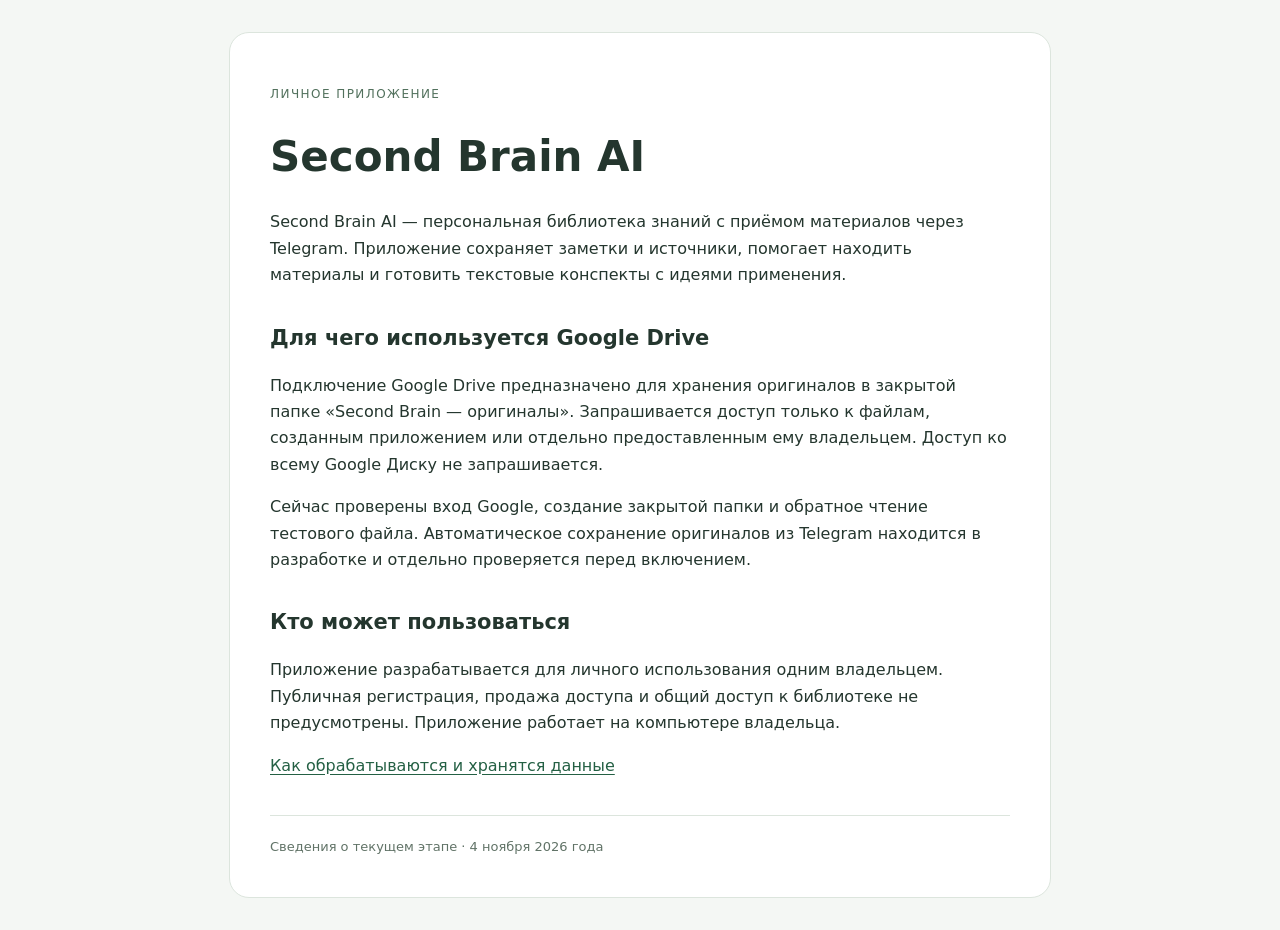
<file: index.html>
<!doctype html>
<html lang="ru"><head><meta charset="utf-8"><meta name="viewport" content="width=device-width,initial-scale=1"><title>Second Brain AI — о приложении</title><link rel="stylesheet" href="style.css"></head>
<body><main><p class="label">ЛИЧНОЕ ПРИЛОЖЕНИЕ</p><h1>Second Brain AI</h1>
<p>Second Brain AI — персональная библиотека знаний с приёмом материалов через Telegram. Приложение сохраняет заметки и источники, помогает находить материалы и готовить текстовые конспекты с идеями применения.</p>
<h2>Для чего используется Google Drive</h2>
<p>Подключение Google Drive предназначено для хранения оригиналов в закрытой папке «Second Brain — оригиналы». Запрашивается доступ только к файлам, созданным приложением или отдельно предоставленным ему владельцем. Доступ ко всему Google Диску не запрашивается.</p>
<p>Сейчас проверены вход Google, создание закрытой папки и обратное чтение тестового файла. Автоматическое сохранение оригиналов из Telegram находится в разработке и отдельно проверяется перед включением.</p>
<h2>Кто может пользоваться</h2>
<p>Приложение разрабатывается для личного использования одним владельцем. Публичная регистрация, продажа доступа и общий доступ к библиотеке не предусмотрены. Приложение работает на компьютере владельца.</p>
<p><a href="privacy.html">Как обрабатываются и хранятся данные</a></p>
<footer>Сведения о текущем этапе · 4 ноября 2026 года</footer></main></body></html>
</file>
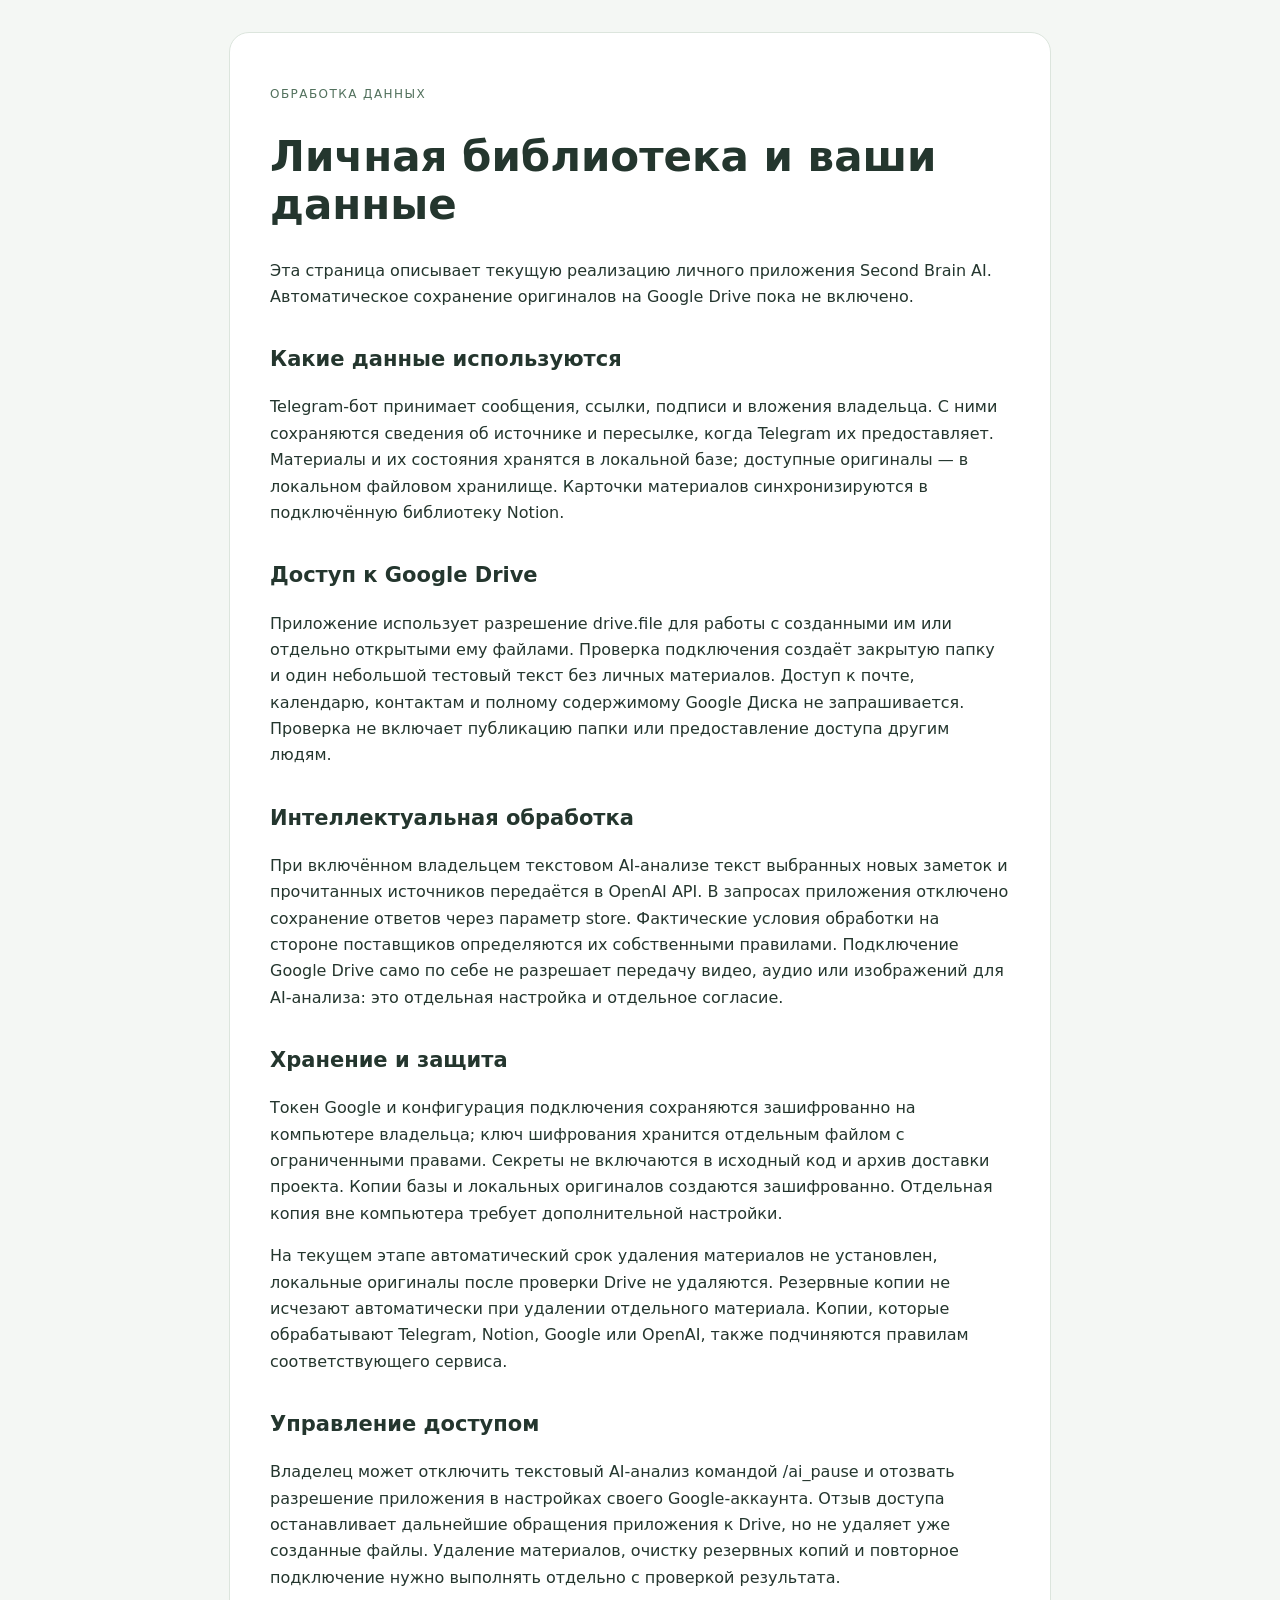
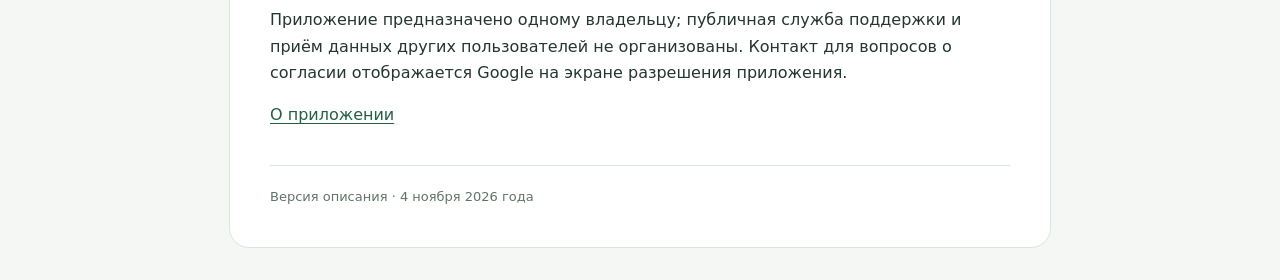
<file: privacy.html>
<!doctype html>
<html lang="ru"><head><meta charset="utf-8"><meta name="viewport" content="width=device-width,initial-scale=1"><title>Second Brain AI — обработка данных</title><link rel="stylesheet" href="style.css"></head>
<body><main><p class="label">ОБРАБОТКА ДАННЫХ</p><h1>Личная библиотека и ваши данные</h1>
<p>Эта страница описывает текущую реализацию личного приложения Second Brain AI. Автоматическое сохранение оригиналов на Google Drive пока не включено.</p>
<h2>Какие данные используются</h2>
<p>Telegram-бот принимает сообщения, ссылки, подписи и вложения владельца. С ними сохраняются сведения об источнике и пересылке, когда Telegram их предоставляет. Материалы и их состояния хранятся в локальной базе; доступные оригиналы — в локальном файловом хранилище. Карточки материалов синхронизируются в подключённую библиотеку Notion.</p>
<h2>Доступ к Google Drive</h2>
<p>Приложение использует разрешение drive.file для работы с созданными им или отдельно открытыми ему файлами. Проверка подключения создаёт закрытую папку и один небольшой тестовый текст без личных материалов. Доступ к почте, календарю, контактам и полному содержимому Google Диска не запрашивается. Проверка не включает публикацию папки или предоставление доступа другим людям.</p>
<h2>Интеллектуальная обработка</h2>
<p>При включённом владельцем текстовом AI-анализе текст выбранных новых заметок и прочитанных источников передаётся в OpenAI API. В запросах приложения отключено сохранение ответов через параметр store. Фактические условия обработки на стороне поставщиков определяются их собственными правилами. Подключение Google Drive само по себе не разрешает передачу видео, аудио или изображений для AI-анализа: это отдельная настройка и отдельное согласие.</p>
<h2>Хранение и защита</h2>
<p>Токен Google и конфигурация подключения сохраняются зашифрованно на компьютере владельца; ключ шифрования хранится отдельным файлом с ограниченными правами. Секреты не включаются в исходный код и архив доставки проекта. Копии базы и локальных оригиналов создаются зашифрованно. Отдельная копия вне компьютера требует дополнительной настройки.</p>
<p>На текущем этапе автоматический срок удаления материалов не установлен, локальные оригиналы после проверки Drive не удаляются. Резервные копии не исчезают автоматически при удалении отдельного материала. Копии, которые обрабатывают Telegram, Notion, Google или OpenAI, также подчиняются правилам соответствующего сервиса.</p>
<h2>Управление доступом</h2>
<p>Владелец может отключить текстовый AI-анализ командой /ai_pause и отозвать разрешение приложения в настройках своего Google-аккаунта. Отзыв доступа останавливает дальнейшие обращения приложения к Drive, но не удаляет уже созданные файлы. Удаление материалов, очистку резервных копий и повторное подключение нужно выполнять отдельно с проверкой результата.</p>
<p>Приложение предназначено одному владельцу; публичная служба поддержки и приём данных других пользователей не организованы. Контакт для вопросов о согласии отображается Google на экране разрешения приложения.</p>
<p><a href="index.html">О приложении</a></p><footer>Версия описания · 4 ноября 2026 года</footer></main></body></html>
</file>
<file: style.css>
:root{font-family:system-ui,-apple-system,sans-serif;color:#24362e;background:#f4f7f4;line-height:1.65}body{margin:0;padding:32px 18px}main{max-width:740px;margin:auto;padding:40px;background:#fff;border:1px solid #dce5dd;border-radius:20px}.label{letter-spacing:.12em;font-size:12px;color:#52715d}h1{font-size:clamp(30px,5vw,42px);line-height:1.15}h2{font-size:21px;margin-top:32px}a{color:#246044;text-underline-offset:3px}footer{border-top:1px solid #dce5dd;margin-top:36px;padding-top:20px;color:#617367;font-size:13px}@media(max-width:600px){main{padding:24px}}
</file>
